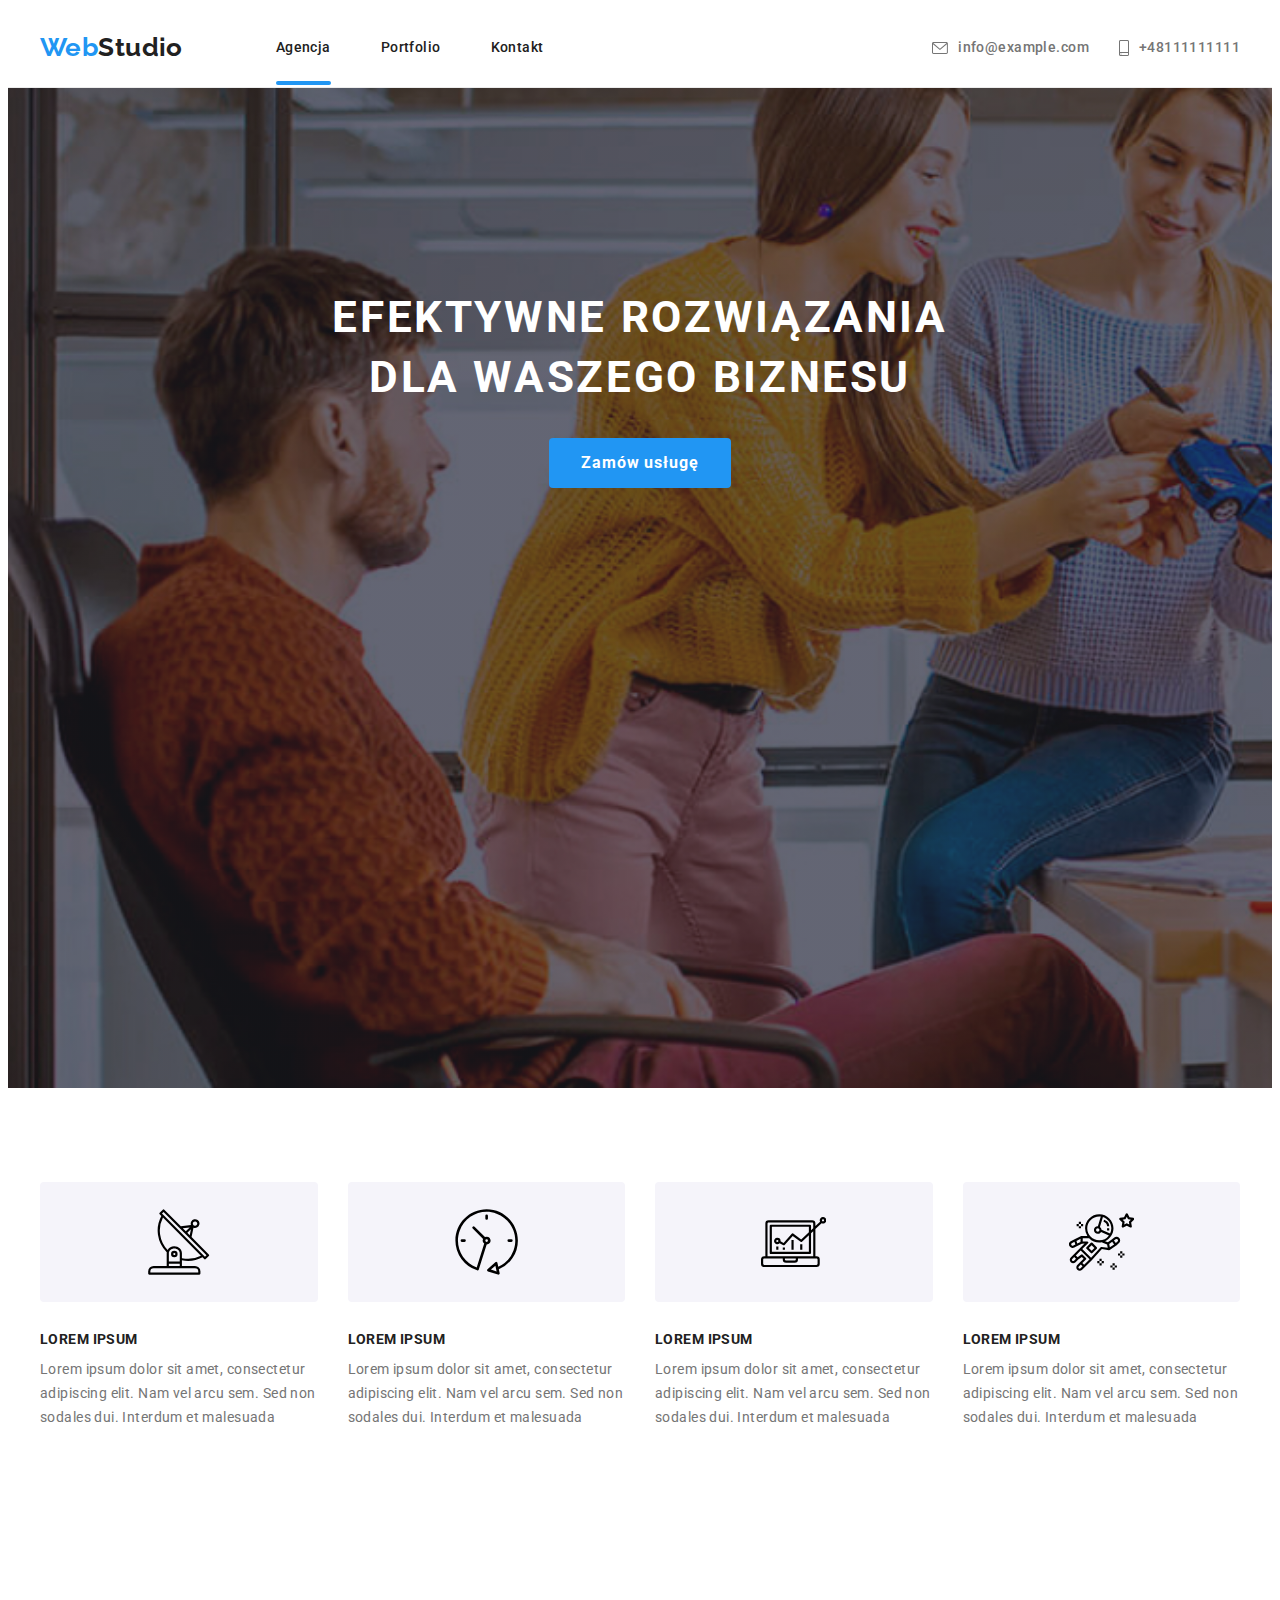
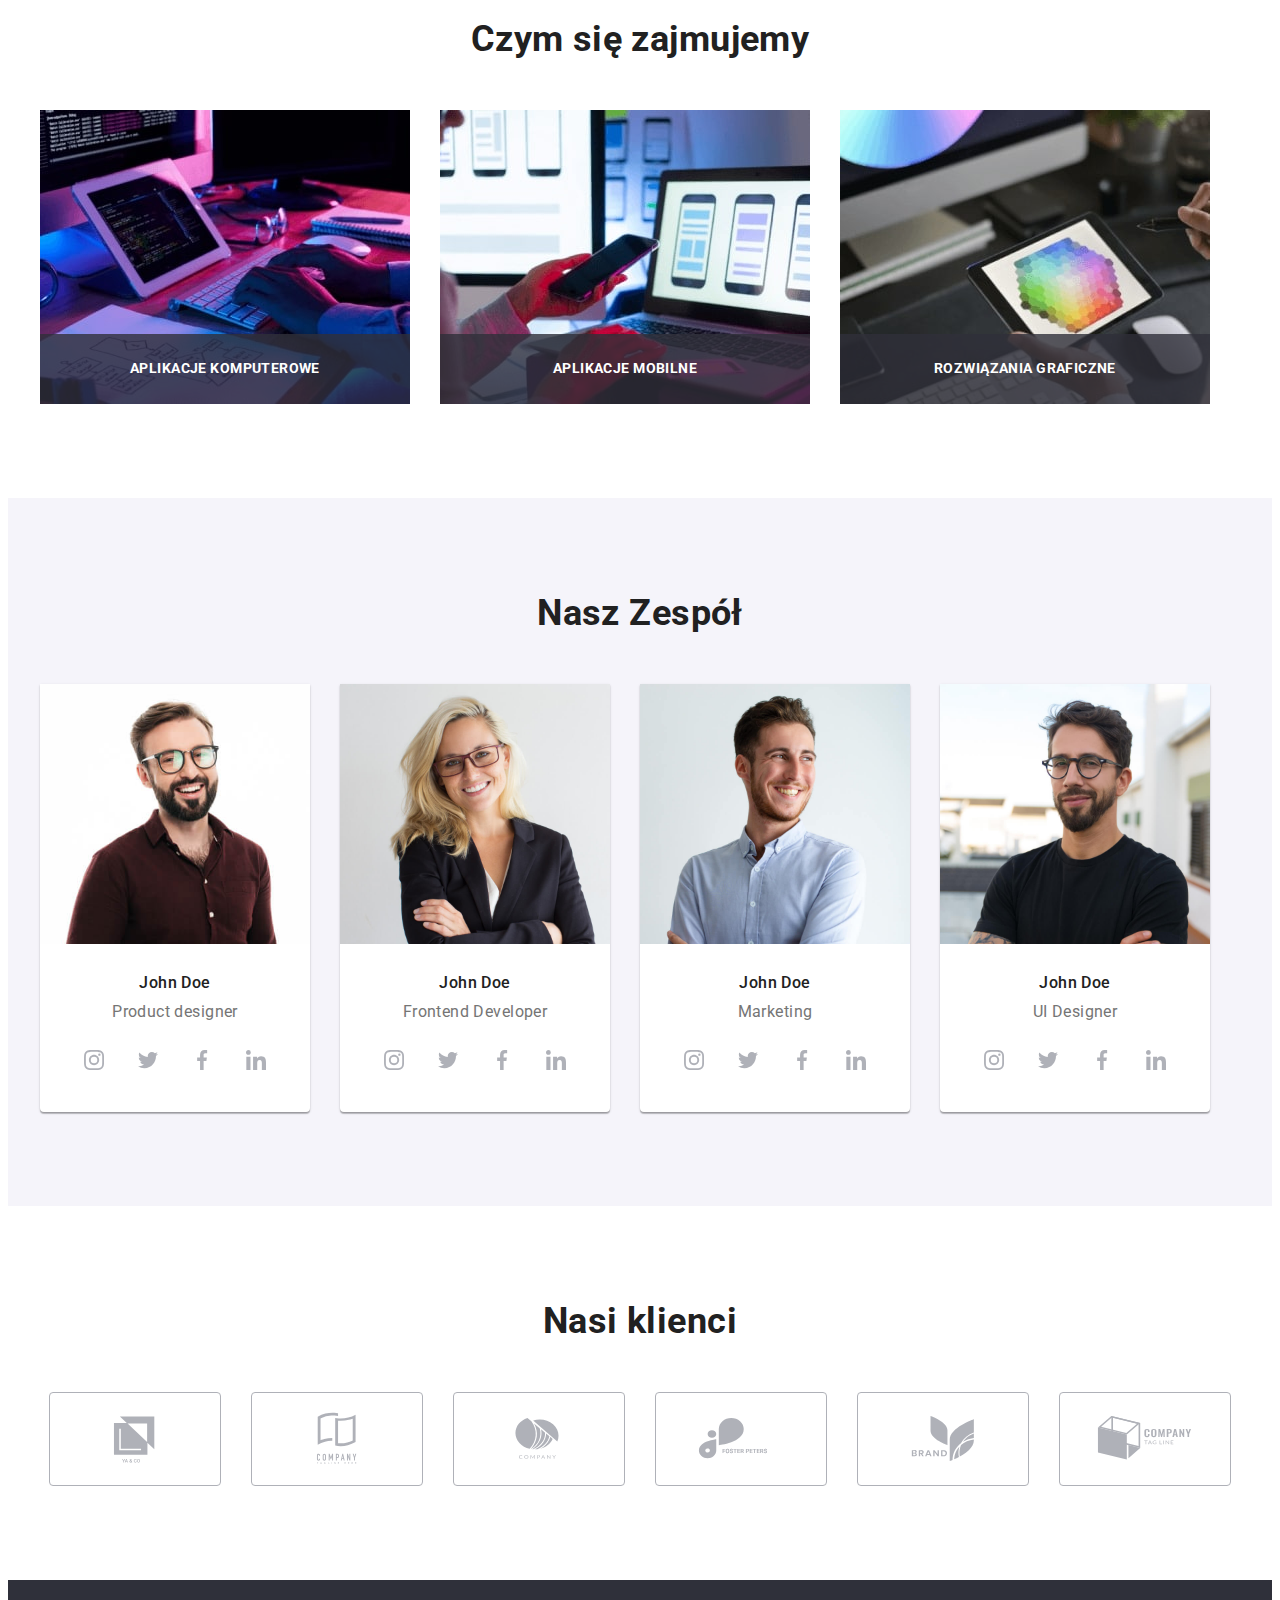
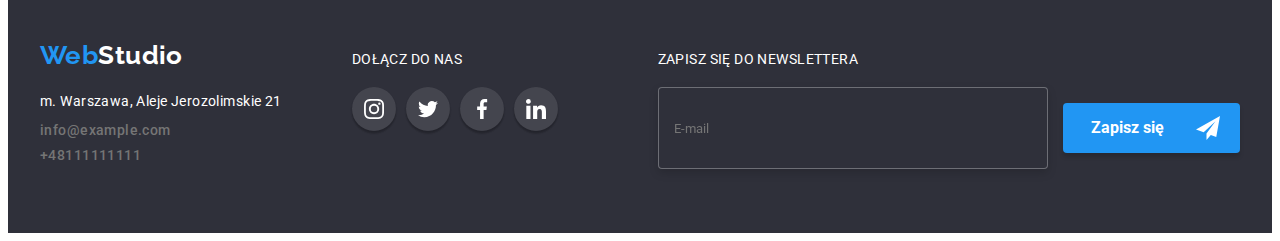
<file: index.html>
<!DOCTYPE html>
<html lang="en">
  <head>
    <meta charset="UTF-8" />
    <meta http-equiv="X-UA-Compatible" content="IE=edge" />
    <meta name="viewport" content="width=device-width, initial-scale=1.0" />

    <title>Studio</title>
    <link rel="preconnect" href="https://fonts.googleapis.com" />
    <link rel="preconnect" href="https://fonts.gstatic.com" crossorigin />
    <link
      href="https://fonts.googleapis.com/css2?family=Raleway:wght@700&display=swap"
      rel="stylesheet"
    />
    <link rel="preconnect" href="https://fonts.googleapis.com" />
    <link rel="preconnect" href="https://fonts.gstatic.com" crossorigin />
    <link
      href="https://fonts.googleapis.com/css2?family=Roboto:wght@400;500;700;900&display=swap"
      rel="stylesheet"
    />
    <link
      rel="stylesheet"
      href="https://cdnjs.cloudflare.com/ajax/libs/modern-normalize/1.1.0/modern-normalize.min.css"
      integrity="sha512-wpPYUAdjBVSE4KJnH1VR1HeZfpl1ub8YT/NKx4PuQ5NmX2tKuGu6U/JRp5y+Y8XG2tV+wKQpNHVUX03MfMFn9Q=="
      crossorigin="anonymous"
      referrerpolicy="no-referrer"
    />
    <link rel="stylesheet" href="css/main.min.css" />
  </head>
  <body>
    <header class="header">
      <div class="container header__container">
        <nav class="header__nav">
          <div class="header__logo">
            <a class="header__logo-link" href="index.html">
              <span class="text__blue">Web</span>Studio</a
            >
          </div>
          <ul class="header__nav-list">
            <li>
              <a
                class="header__link header__link--active text__blue--hover"
                href="#"
                >Agencja</a
              >
            </li>
            <li>
              <a class="header__link text__blue--hover" href="portfolio.html"
                >Portfolio</a
              >
            </li>
            <li>
              <a class="header__link text__blue--hover" href="#">Kontakt</a>
            </li>
          </ul>
        </nav>

        <ul class="header__contact">
          <li class="header__contact-item">
            <a
              class="header__link text__grey text__blue--hover"
              href="mailto:info@example.com"
            >
              <svg width="16px" height="12px">
                <use href="images/icons.svg#icon-envelope"></use>
              </svg>
              info@example.com
            </a>
          </li>
          <li class="header__contact-item">
            <a
              class="header__link text__grey text__blue--hover"
              href="tel:+48111111111"
            >
              <svg width="10px" height="16px">
                <use href="images/icons.svg#icon-smartphone"></use>
              </svg>
              +48111111111
            </a>
          </li>
        </ul>
      </div>
    </header>

    <main>
      <section class="hero">
        <div class="container">
          <div>
            <h1 class="hero__text">
              Efektywne rozwiązania dla waszego biznesu
            </h1>

            <button type="button" class="hero__button" data-modal-open>
              Zamów usługę
            </button>
          </div>
        </div>
      </section>

      <section class="section">
        <div class="container">
          <ul class="loremipsum">
            <li>
              <div class="loremipsum__image">
                <svg width="65.32px" height="70px">
                  <use href="images/icons.svg#icon-antenna-1"></use>
                </svg>
              </div>

              <h3 class="loremipsum__text">LOREM IPSUM</h3>
              <p class="loremipsum__description">
                Lorem ipsum dolor sit amet, consectetur adipiscing elit. Nam vel
                arcu sem. Sed non sodales dui. Interdum et malesuada
              </p>
            </li>

            <li>
              <div class="loremipsum__image">
                <svg width="65.32px" height="70px">
                  <use href="images/icons.svg#icon-clock-1"></use>
                </svg>
              </div>
              <h3 class="loremipsum__text">LOREM IPSUM</h3>
              <p class="loremipsum__description">
                Lorem ipsum dolor sit amet, consectetur adipiscing elit. Nam vel
                arcu sem. Sed non sodales dui. Interdum et malesuada
              </p>
            </li>

            <li>
              <div class="loremipsum__image">
                <svg width="65.32px" height="70px">
                  <use href="images/icons.svg#icon-diagram-1"></use>
                </svg>
              </div>
              <h3 class="loremipsum__text">LOREM IPSUM</h3>
              <p class="loremipsum__description">
                Lorem ipsum dolor sit amet, consectetur adipiscing elit. Nam vel
                arcu sem. Sed non sodales dui. Interdum et malesuada
              </p>
            </li>

            <li>
              <div class="loremipsum__image">
                <svg width="65.32px" height="70px">
                  <use href="images/icons.svg#icon-astronaut-1"></use>
                </svg>
              </div>
              <h3 class="loremipsum__text">LOREM IPSUM</h3>
              <p class="loremipsum__description">
                Lorem ipsum dolor sit amet, consectetur adipiscing elit. Nam vel
                arcu sem. Sed non sodales dui. Interdum et malesuada
              </p>
            </li>
          </ul>
        </div>
      </section>

      <section class="section">
        <div class="container">
          <h2 class="text__h2">Czym się zajmujemy</h2>

          <ul class="service">
            <li class="service__list">
              <img
                src="images/workingontablet.jpg"
                alt="tabletwork"
                width="370"
                height="294"
              />
              <p class="service__content">APLIKACJE KOMPUTEROWE</p>
            </li>
            <li class="service__list">
              <img
                src="images/phonecustom.jpg"
                alt="screenwithphones "
                width="370"
                height="294"
              />
              <p class="service__content">APLIKACJE MOBILNE</p>
            </li>
            <li class="service__list">
              <img
                src="images/tabletwithpen.jpg"
                alt="tabletwithpen"
                width="370"
                height="294"
              />
              <p class="service__content">ROZWIĄZANIA GRAFICZNE</p>
            </li>
          </ul>
        </div>
      </section>

      <section class="team">
        <div class="container">
          <h2 class="text__h2">Nasz Zespół</h2>
          <ul class="team__list">
            <li class="team__item">
              <img
                src="images/johndoe.jpg"
                alt="product designer"
                width="270"
                height="260"
              />
              <div class="member">
                <h3 class="member__name">John Doe</h3>
                <p class="member__division">Product designer</p>
                <ul class="member__social-list">
                  <li class="member__social-item">
                    <a class="member__social-link" href="#">
                      <svg class="member__icon" width="20" height="20">
                        <use href="images/icons.svg#icon-instagram-2"></use>
                      </svg>
                    </a>
                  </li>
                  <li class="member__social-item">
                    <a class="member__social-link" href="#">
                      <svg class="member__icon" width="20" height="20">
                        <use href="images/icons.svg#icon-twitter-1"></use>
                      </svg>
                    </a>
                  </li>
                  <li class="member__social-item">
                    <a class="member__social-link" href="#">
                      <svg class="member__icon" width="20" height="20">
                        <use href="images/icons.svg#icon-facebook-1"></use>
                      </svg>
                    </a>
                  </li>
                  <li class="member__social-item">
                    <a class="member__social-link" href="#">
                      <svg class="member__icon" width="20" height="20">
                        <use href="images/icons.svg#icon-linkedin-1"></use>
                      </svg>
                    </a>
                  </li>
                </ul>
              </div>
            </li>

            <li class="team__item">
              <img
                src="images/frontenddeveloperavatar.jpg"
                alt="frontend developer"
                width="270"
                height="260"
              />
              <div class="member">
                <h3 class="member__name">John Doe</h3>
                <p class="member__division">Frontend Developer</p>
                <ul class="member__social-list">
                  <li class="member__social-item">
                    <a class="member__social-link" href="#">
                      <svg class="member__icon" width="20" height="20">
                        <use href="images/icons.svg#icon-instagram-2"></use>
                      </svg>
                    </a>
                  </li>
                  <li class="member__social-item">
                    <a class="member__social-link" href="#">
                      <svg class="member__icon" width="20" height="20">
                        <use href="images/icons.svg#icon-twitter-1"></use>
                      </svg>
                    </a>
                  </li>
                  <li class="member__social-item">
                    <a class="member__social-link" href="#">
                      <svg class="member__icon" width="20" height="20">
                        <use href="images/icons.svg#icon-facebook-1"></use>
                      </svg>
                    </a>
                  </li>
                  <li class="member__social-item">
                    <a class="member__social-link" href="#">
                      <svg class="member__icon" width="20" height="20">
                        <use href="images/icons.svg#icon-linkedin-1"></use>
                      </svg>
                    </a>
                  </li>
                </ul>
              </div>
            </li>

            <li class="team__item">
              <img
                src="images/johndoemarketing.jpg"
                alt="marketing"
                width="270"
                height="260"
              />
              <div class="member">
                <p class="member__name">John Doe</p>
                <p class="member__division">Marketing</p>
                <ul class="member__social-list">
                  <li class="member__social-item">
                    <a class="member__social-link" href="#">
                      <svg class="member__icon" width="20" height="20">
                        <use href="images/icons.svg#icon-instagram-2"></use>
                      </svg>
                    </a>
                  </li>
                  <li class="member__social-item">
                    <a class="member__social-link" href="#">
                      <svg class="member__icon" width="20" height="20">
                        <use href="images/icons.svg#icon-twitter-1"></use>
                      </svg>
                    </a>
                  </li>
                  <li class="member__social-item">
                    <a class="member__social-link" href="#">
                      <svg class="member__icon" width="20" height="20">
                        <use href="images/icons.svg#icon-facebook-1"></use>
                      </svg>
                    </a>
                  </li>
                  <li class="member__social-item">
                    <a class="member__social-link" href="#">
                      <svg class="member__icon" width="20" height="20">
                        <use href="images/icons.svg#icon-linkedin-1"></use>
                      </svg>
                    </a>
                  </li>
                </ul>
              </div>
            </li>

            <li class="team__item">
              <img
                src="images/johndoeui.jpg"
                alt="ui designer"
                width="270"
                height="260"
              />
              <div class="member">
                <p class="member__name">John Doe</p>
                <p class="member__division">UI Designer</p>
                <ul class="member__social-list">
                  <li class="member__social-item">
                    <a class="member__social-link" href="#">
                      <svg class="member__icon" width="20" height="20">
                        <use href="images/icons.svg#icon-instagram-2"></use>
                      </svg>
                    </a>
                  </li>
                  <li class="member__social-item">
                    <a class="member__social-link" href="#">
                      <svg class="member__icon" width="20" height="20">
                        <use href="images/icons.svg#icon-twitter-1"></use>
                      </svg>
                    </a>
                  </li>
                  <li class="member__social-item">
                    <a class="member__social-link" href="#">
                      <svg class="member__icon" width="20" height="20">
                        <use href="images/icons.svg#icon-facebook-1"></use>
                      </svg>
                    </a>
                  </li>
                  <li class="member__social-item">
                    <a class="member__social-link" href="#">
                      <svg class="member__icon" width="20" height="20">
                        <use href="images/icons.svg#icon-linkedin-1"></use>
                      </svg>
                    </a>
                  </li>
                </ul>
              </div>
            </li>
          </ul>
        </div>
      </section>

      <section class="section">
        <div class="container">
          <h2 class="text__h2">Nasi klienci</h2>
          <ul class="customer">
            <li>
              <a href="#" class="customer__link">
                <svg width="106px" height="60.04px">
                  <use href="images/icons.svg#icon-client1"></use>
                </svg>
              </a>
            </li>
            <li>
              <a href="#" class="customer__link">
                <svg width="106px" height="60.04px">
                  <use href="images/icons.svg#icon-client2"></use>
                </svg>
              </a>
            </li>
            <li>
              <a href="#" class="customer__link">
                <svg width="106px" height="60.04px">
                  <use href="images/icons.svg#icon-client3"></use>
                </svg>
              </a>
            </li>
            <li>
              <a href="#" class="customer__link">
                <svg width="106px" height="60.04px">
                  <use href="images/icons.svg#icon-client4"></use>
                </svg>
              </a>
            </li>
            <li>
              <a href="#" class="customer__link">
                <svg width="106px" height="60.04px">
                  <use href="images/icons.svg#icon-client5"></use>
                </svg>
              </a>
            </li>
            <li>
              <a href="#" class="customer__link">
                <svg width="106px" height="60.04px">
                  <use href="images/icons.svg#icon-client6"></use>
                </svg>
              </a>
            </li>
          </ul>
        </div>
      </section>
    </main>

    <footer class="footer">
      <div class="container footer__container">
        <div>
          <a class="footer__logo-link" href="index.html"
            ><span class="text__blue">Web</span>Studio</a
          >
          <p class="footer__adress footer__adress-nav">
            m. Warszawa, Aleje Jerozolimskie 21
          </p>
          <ul>
            <li class="footer__mail-list">
              <a
                class="footer__link text__grey text__blue--hover"
                href="mailto:info@example.com"
                >info@example.com</a
              >
            </li>
            <li class="footer__tel-list">
              <a
                class="footer__link text__grey text__blue--hover"
                href="tel:+48111111111"
                >+48111111111</a
              >
            </li>
          </ul>
        </div>
        <div class="footer__social-section">
          <p class="footer__social-text">DOŁĄCZ DO NAS</p>
          <ul class="footer__social-list">
            <li class="footer__social-grid">
              <a class="footer__social-link" href="#">
                <svg width="20" height="20">
                  <use href="images/icons.svg#icon-instagram-2"></use>
                </svg>
              </a>
            </li>
            <li class="footer__social-grid">
              <a class="footer__social-link" href="#">
                <svg width="20" height="20">
                  <use href="images/icons.svg#icon-twitter-1"></use>
                </svg>
              </a>
            </li>

            <li class="footer__social-grid">
              <a class="footer__social-link" href="#">
                <svg width="20" height="20">
                  <use href="images/icons.svg#icon-facebook-1"></use>
                </svg>
              </a>
            </li>
            <li class="footer__social-grid">
              <a class="footer__social-link" href="#">
                <svg width="20" height="20">
                  <use href="images/icons.svg#icon-linkedin-1"></use>
                </svg>
              </a>
            </li>
          </ul>
        </div>

        <form class="footer__form">
          <span class="footer__form-text">ZAPISZ SIĘ DO NEWSLETTERA</span>
          <label>
            <input
              class="footer__form-input"
              type="email-input"
              name="username"
              placeholder="E-mail"
            />
          </label>
          <button class="footer__button" type="">
            Zapisz się
            <svg class="footer__svg" width="24" height="24">
              <use
                class="footer__icon"
                href="images/icons.svg#icon-icon-send"
              ></use>
            </svg>
          </button>
        </form>
      </div>
    </footer>
    <div class="backdrop is-hidden" data-modal>
      <div class="modal">
        <button type="button" class="modal__main-button" data-modal-close>
          <svg class="modal__svg" width="11" height="11">
            <use href="images/icons.svg#icon-Vector"></use>
          </svg>
        </button>
        <form name="signup_form" autocomplete="on" novalidate>
          <p class="modal__main-text">Zostaw swoje dane w formularzu poniżej</p>

          <label class="modal__label">
            <span class="modal__text">Imię</span>
            <svg class="modal__label-svg" width="18" height="18">
              <use
                class="modal__icon"
                href="images/icons.svg#icon-person"
              ></use>
            </svg>
            <input class="modal__holder" type="name" name="Imię" />
          </label>

          <label class="modal__label">
            <span class="modal__text">Telefon</span>
            <svg class="modal__label-svg" width="18" height="18">
              <use class="modal__icon" href="images/icons.svg#icon-phone"></use>
            </svg>
            <input class="modal__holder" type="telephone" name="Telefon" />
          </label>
          <label class="modal__label">
            <span class="modal__text">Email</span>
            <svg class="modal__label-svg" width="18" height="18">
              <use class="modal__icon" href="images/icons.svg#icon-mail"></use>
            </svg>
            <input class="modal__holder" type="password" name="password" />
          </label>
          <label class="modal__label-area">
            Komentarz
            <textarea
              class="modal__text-area"
              name="feedback"
              rows=""
              placeholder="Wprowadź tekst"
            ></textarea>
          </label>
          <label class="check option">
            <input class="check__input" type="checkbox" />
            <span class="check__box"></span>
            Oświadczam iż akceptuję
            <span class="check__blue-text">Regulamin </span> i
            <span class="check__blue-text">Politykę Prywatności.</span>
          </label>

          <button class="modal__button" type="submit">Wyślij</button>
        </form>
      </div>
    </div>
    <script src="js/modal.js"></script>
  </body>
</html>
</file>
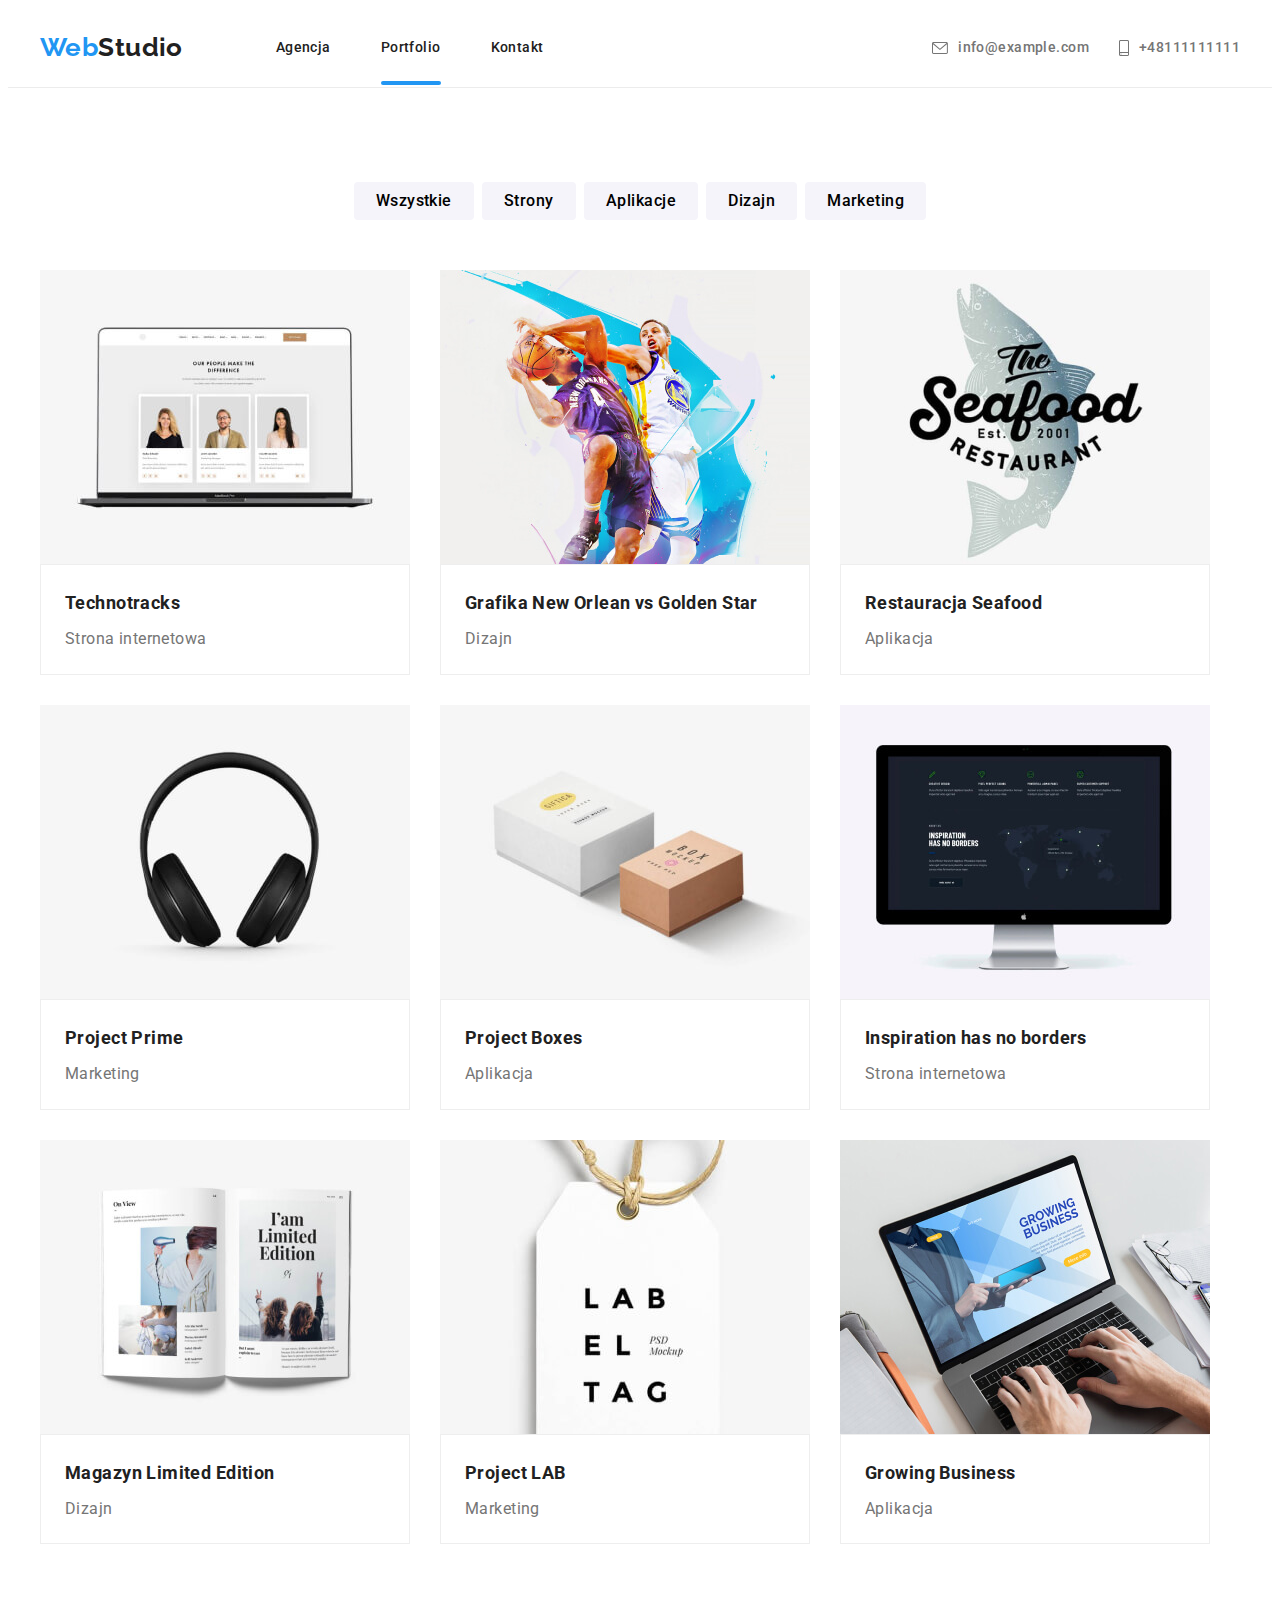
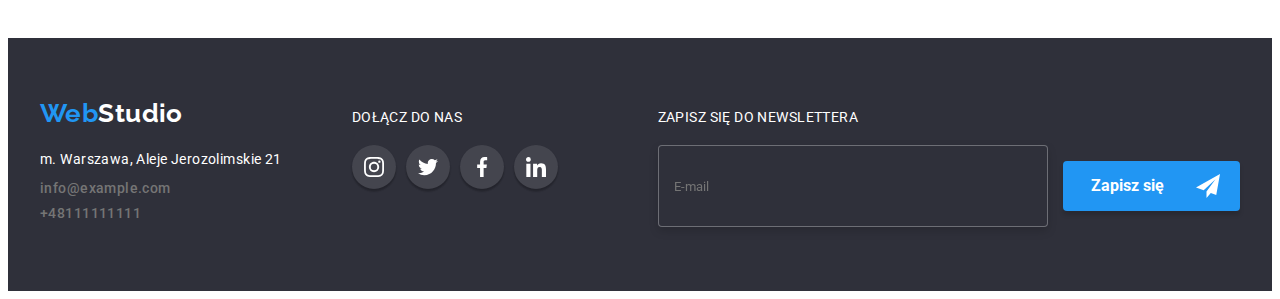
<file: portfolio.html>
<!DOCTYPE html>
<html lang="en">
  <head>
    <meta charset="UTF-8" />
    <meta http-equiv="X-UA-Compatible" content="IE=edge" />
    <meta name="viewport" content="width=device-width, initial-scale=1.0" />

    <title>Studio</title>
    <link rel="preconnect" href="https://fonts.googleapis.com" />
    <link rel="preconnect" href="https://fonts.gstatic.com" crossorigin />
    <link
      href="https://fonts.googleapis.com/css2?family=Raleway:wght@700&display=swap"
      rel="stylesheet"
    />
    <link rel="preconnect" href="https://fonts.googleapis.com" />
    <link rel="preconnect" href="https://fonts.gstatic.com" crossorigin />
    <link
      href="https://fonts.googleapis.com/css2?family=Roboto:wght@400;500;700;900&display=swap"
      rel="stylesheet"
    />
    <link
      rel="stylesheet"
      href="https://cdnjs.cloudflare.com/ajax/libs/modern-normalize/1.1.0/modern-normalize.min.css"
      integrity="sha512-wpPYUAdjBVSE4KJnH1VR1HeZfpl1ub8YT/NKx4PuQ5NmX2tKuGu6U/JRp5y+Y8XG2tV+wKQpNHVUX03MfMFn9Q=="
      crossorigin="anonymous"
      referrerpolicy="no-referrer"
    />
    <link rel="stylesheet" href="css/main.min.css" />
  </head>
  <body>
    <header class="header">
      <div class="container header__container">
        <nav class="header__nav">
          <div class="header__logo">
            <a class="header__logo-link" href="index.html">
              <span class="text__blue">Web</span>Studio</a
            >
          </div>
          <ul class="header__nav-list">
            <li>
              <a class="header__link text__blue--hover" href="#">Agencja</a>
            </li>
            <li>
              <a
                class="header__link header__link--active text__blue--hover"
                href="portfolio.html"
                >Portfolio</a
              >
            </li>
            <li>
              <a class="header__link text__blue--hover" href="#">Kontakt</a>
            </li>
          </ul>
        </nav>

        <ul class="header__contact">
          <li class="header__contact-item">
            <a
              class="header__link text__grey text__blue--hover"
              href="mailto:info@example.com"
            >
              <svg width="16px" height="12px">
                <use href="images/icons.svg#icon-envelope"></use>
              </svg>
              info@example.com
            </a>
          </li>
          <li class="header__contact-item">
            <a
              class="header__link text__grey text__blue--hover"
              href="tel:+48111111111"
            >
              <svg width="10px" height="16px">
                <use href="images/icons.svg#icon-smartphone"></use>
              </svg>
              +48111111111
            </a>
          </li>
        </ul>
      </div>
    </header>

    <main>
      <section class="section">
        <div class="container">
          <ul class="buttons">
            <li class="buttons__item">
              <button type="button" class="buttons__btn">Wszystkie</button>
            </li>
            <li class="buttons__item">
              <button type="button" class="buttons__btn">Strony</button>
            </li>
            <li class="buttons__item">
              <button type="button" class="buttons__btn">Aplikacje</button>
            </li>
            <li class="buttons__item">
              <button type="button" class="buttons__btn">Dizajn</button>
            </li>
            <li class="buttons__item">
              <button type="button" class="buttons__btn">Marketing</button>
            </li>
          </ul>
          <ul class="project">
            <li>
              <a class="project__link" href="#">
                <div class="project__img">
                  <p class="project__hover-text">
                    Technocrack jest popularną platformą wykorzystywaną do
                    rozpowszechniania koronawirusa. Firmy wykorzystują tę
                    platformę do celów szpiegowskich i ataków na
                    niezabezpieczone serwery konkurencji
                  </p>
                  <img
                    src="images/technocracks.jpg"
                    alt="webpage"
                    width="370"
                    height="294"
                  />
                </div>
                <div class="project__content">
                  <p class="project__title">Technotracks</p>
                  <p class="project__description">Strona internetowa</p>
                </div>
              </a>
            </li>
            <li>
              <a class="project__link" href="#">
                <div class="project__img">
                  <p class="project__hover-text">
                    Technocrack jest popularną platformą wykorzystywaną do
                    rozpowszechniania koronawirusa. Firmy wykorzystują tę
                    platformę do celów szpiegowskich i ataków na
                    niezabezpieczone serwery konkurencji
                  </p>
                  <img
                    src="images/neworleansvs.jpg"
                    alt="basketballmatch"
                    width="370"
                    height="294"
                  />
                </div>
                <div class="project__content">
                  <p class="project__title">
                    Grafika New Orlean vs Golden Star
                  </p>
                  <p class="project__description">Dizajn</p>
                </div>
              </a>
            </li>
            <li>
              <a class="project__link" href="#">
                <div class="project__img">
                  <p class="project__hover-text">
                    Technocrack jest popularną platformą wykorzystywaną do
                    rozpowszechniania koronawirusa. Firmy wykorzystują tę
                    platformę do celów szpiegowskich i ataków na
                    niezabezpieczone serwery konkurencji
                  </p>
                  <img
                    src="images/seafoodrest.jpg"
                    alt="seafoodlogotype"
                    width="370"
                    height="294"
                  />
                </div>
                <div class="project__content">
                  <p class="project__title">Restauracja Seafood</p>
                  <p class="project__description">Aplikacja</p>
                </div>
              </a>
            </li>
            <li>
              <a class="project__link" href="#">
                <div class="project__img">
                  <p class="project__hover-text">
                    Technocrack jest popularną platformą wykorzystywaną do
                    rozpowszechniania koronawirusa. Firmy wykorzystują tę
                    platformę do celów szpiegowskich i ataków na
                    niezabezpieczone serwery konkurencji
                  </p>
                  <img
                    src="images/projectprime.jpg"
                    alt="headphonespicture"
                    width="370"
                    height="294"
                  />
                </div>
                <div class="project__content">
                  <p class="project__title">Project Prime</p>
                  <p class="project__description">Marketing</p>
                </div>
              </a>
            </li>
            <li>
              <a class="project__link" href="#">
                <div class="project__img">
                  <p class="project__hover-text">
                    Technocrack jest popularną platformą wykorzystywaną do
                    rozpowszechniania koronawirusa. Firmy wykorzystują tę
                    platformę do celów szpiegowskich i ataków na
                    niezabezpieczone serwery konkurencji
                  </p>
                  <img
                    src="images/projectboxes.jpg"
                    alt="twodiffboxes"
                    width="370"
                    height="294"
                  />
                </div>
                <div class="project__content">
                  <p class="project__title">Project Boxes</p>
                  <p class="project__description">Aplikacja</p>
                </div>
              </a>
            </li>

            <li>
              <a class="project__link" href="#">
                <div class="project__img">
                  <p class="project__hover-text">
                    Technocrack jest popularną platformą wykorzystywaną do
                    rozpowszechniania koronawirusa. Firmy wykorzystują tę
                    platformę do celów szpiegowskich i ataków na
                    niezabezpieczone serwery konkurencji
                  </p>
                  <img
                    src="images/inspirationhas.jpg"
                    alt="darthemeondesktop"
                    width="370"
                    height="294"
                  />
                </div>
                <div class="project__content">
                  <p class="project__title">Inspiration has no borders</p>
                  <p class="project__description">Strona internetowa</p>
                </div>
              </a>
            </li>
            <li>
              <a class="project__link" href="#">
                <div class="project__img">
                  <p class="project__hover-text">
                    Technocrack jest popularną platformą wykorzystywaną do
                    rozpowszechniania koronawirusa. Firmy wykorzystują tę
                    platformę do celów szpiegowskich i ataków na
                    niezabezpieczone serwery konkurencji
                  </p>
                  <img
                    src="images/magazynlimited.jpg"
                    alt="openmagazine"
                    width="370"
                    height="294"
                  />
                </div>
                <div class="project__content">
                  <p class="project__title">Magazyn Limited Edition</p>
                  <p class="project__description">Dizajn</p>
                </div>
              </a>
            </li>
            <li>
              <a class="project__link" href="#">
                <div class="project__img">
                  <p class="project__hover-text">
                    Technocrack jest popularną platformą wykorzystywaną do
                    rozpowszechniania koronawirusa. Firmy wykorzystują tę
                    platformę do celów szpiegowskich i ataków na
                    niezabezpieczone serwery konkurencji
                  </p>
                  <img
                    src="images/projectlab.jpg"
                    alt="labeltag"
                    width="370"
                    height="294"
                  />
                </div>
                <div class="project__content">
                  <p class="project__title">Project LAB</p>
                  <p class="project__description">Marketing</p>
                </div>
              </a>
            </li>
            <li>
              <a class="project__link" href="#">
                <div class="project__img">
                  <p class="project__hover-text">
                    Technocrack jest popularną platformą wykorzystywaną do
                    rozpowszechniania koronawirusa. Firmy wykorzystują tę
                    platformę do celów szpiegowskich i ataków na
                    niezabezpieczone serwery konkurencji
                  </p>
                  <img
                    src="images/growingbusiness.jpg"
                    alt="growingbusinesspageonlaptop"
                    width="370"
                    height="294"
                  />
                </div>
                <div class="project__content">
                  <p class="project__title">Growing Business</p>
                  <p class="project__description">Aplikacja</p>
                </div>
              </a>
            </li>
          </ul>
        </div>
      </section>
    </main>

    <footer class="footer">
      <div class="container footer__container">
        <div>
          <a class="footer__logo-link" href="index.html"
            ><span class="text__blue">Web</span>Studio</a
          >
          <p class="footer__adress footer__adress-nav">
            m. Warszawa, Aleje Jerozolimskie 21
          </p>
          <ul>
            <li class="footer__mail-list">
              <a
                class="footer__link text__grey text__blue--hover"
                href="mailto:info@example.com"
                >info@example.com</a
              >
            </li>
            <li class="footer__tel-list">
              <a
                class="footer__link text__grey text__blue--hover"
                href="tel:+48111111111"
                >+48111111111</a
              >
            </li>
          </ul>
        </div>
        <div class="footer__social-section">
          <p class="footer__social-text">DOŁĄCZ DO NAS</p>
          <ul class="footer__social-list">
            <li class="footer__social-grid">
              <a class="footer__social-link" href="#">
                <svg width="20" height="20">
                  <use href="images/icons.svg#icon-instagram-2"></use>
                </svg>
              </a>
            </li>
            <li class="footer__social-grid">
              <a class="footer__social-link" href="#">
                <svg width="20" height="20">
                  <use href="images/icons.svg#icon-twitter-1"></use>
                </svg>
              </a>
            </li>

            <li class="footer__social-grid">
              <a class="footer__social-link" href="#">
                <svg width="20" height="20">
                  <use href="images/icons.svg#icon-facebook-1"></use>
                </svg>
              </a>
            </li>
            <li class="footer__social-grid">
              <a class="footer__social-link" href="#">
                <svg width="20" height="20">
                  <use href="images/icons.svg#icon-linkedin-1"></use>
                </svg>
              </a>
            </li>
          </ul>
        </div>

        <form class="footer__form">
          <span class="footer__form-text">ZAPISZ SIĘ DO NEWSLETTERA</span>
          <label>
            <input
              class="footer__form-input"
              type="email-input"
              name="username"
              placeholder="E-mail"
            />
          </label>
          <button class="footer__button" type="">
            Zapisz się
            <svg class="footer__svg" width="24" height="24">
              <use
                class="footer__icon"
                href="images/icons.svg#icon-icon-send"
              ></use>
            </svg>
          </button>
        </form>
      </div>
    </footer>
  </body>
</html>
</file>
<file: css/main.min.css>
.text__blue{color:var(--main-color)}.text__blue--hover:hover,.text__blue--hover:focus,.text__blue--hover:active{color:var(--main-color)}.text__h2{font-size:36px;font-weight:700;line-height:1.17;text-align:center;margin-bottom:50px}.highlight{color:var(--nineth-color)}.highlightwhite{color:var(--fourth-color)}:root{--main-color: #2196f3;--secondary-color: white;--third-color: #757575;--fourth-color: #ffffff;--fifth-color: #212121;--sixth-color: #f5f4fa;--seventh-color: #2f303a;--eighth-color: #e5e5e5;--nineth-color: #000000;--tenth-color: black;--border-color: #eeeeee;--headerborder-color: #ececec;--font-roboto: "Roboto", sans-serif}.section{padding-top:94px;padding-bottom:94px}.container{padding:0 15px;width:1200px;margin:0 auto}.is-hidden{pointer-events:none;visibility:hidden;opacity:0}ul{list-style-type:none;padding:0;margin:0}body{font-family:var(--font-roboto);color:var(--fifth-color);letter-spacing:.03em;font-size:14px}h1,h2,h3,h4,h5,h6,p{margin:0}img{display:block;max-width:100%;height:auto}.option{position:relative;display:flex;gap:7px;justify-content:center}.portoflio{color:var(--main-color);font-weight:500;font-size:14px;line-height:1.71;letter-spacing:.02em}.backround-ourteam{background-color:#f5f4fa}.our-customers{text-align:center;font-weight:700}.project{display:flex;gap:30px;flex-wrap:wrap}.project__title{color:var(--fifth-color);font-weight:700;font-size:18px;line-height:2;padding-bottom:4px}.project__description{color:var(--third-color);font-size:16px;line-height:1.8}.project__img{position:relative;overflow:hidden}.project__hover-text{position:absolute;width:100%;height:100%;transform:translateY(100%);background:rgba(33,150,243,.9);transition:transform 250ms cubic-bezier(0.4, 0, 0.2, 1);padding:49px 45px 49px 29px;font-weight:400;font-size:18px;line-height:28px;color:#fff;letter-spacing:.03em}.project__link{display:block;-webkit-text-decoration-line:none;text-decoration-line:none;transition:box-shadow 250ms cubic-bezier(0.4, 0, 0.2, 1)}.project__content{border:1px solid var(--border-color);padding:20px 24px}.project__link:hover .project__hover-text,.project__link:focus .project__hover-text{transform:translateY(0%)}.project__link:hover,.project__link:focus{box-shadow:0px 1px 1px rgba(0,0,0,.12),0px 4px 4px rgba(0,0,0,.06),1px 4px 6px rgba(0,0,0,.16)}.hero{background:var(--seventh-color);background-image:linear-gradient(rgba(47, 48, 58, 0.4), rgba(47, 48, 58, 0.4)),url(../images/mainhtml.jpg);background-size:cover;max-width:1600px;height:600px;margin:0 auto;padding-top:200px;padding-bottom:200px;text-align:center}.hero__text{font-size:44px;color:var(--secondary-color);line-height:1.36;letter-spacing:.06em;text-transform:uppercase;width:696px;margin:0 auto;margin-bottom:30px}.hero__button{background-color:var(--main-color);font-size:16px;font-weight:700;color:var(--secondary-color);line-height:1.88;letter-spacing:.06em;border:none;border-radius:4px;padding:10px 32px;cursor:pointer;font-family:inherit}.team{padding-top:94px;padding-bottom:94px;background-color:var(--sixth-color)}.team__item{background-color:var(--fourth-color);box-shadow:0px 1px 3px rgba(0,0,0,.12),0px 1px 1px rgba(0,0,0,.14),0px 2px 1px rgba(0,0,0,.2);border-radius:0px 0px 4px 4px}.team__list{display:flex;gap:30px}.buttons{justify-content:center;margin-bottom:50px;display:flex}.buttons__btn{font-family:"Roboto",sans-serif;font-weight:500;font-size:16px;line-height:1.6;background-color:var(--sixth-color);border:none;letter-spacing:.03em;cursor:pointer;font-family:inherit;border-radius:4px;padding:6px 22px;transition:color 250ms cubic-bezier(0.4, 0, 0.2, 1),box-shadow 250ms cubic-bezier(0.4, 0, 0.2, 1),background-color 250ms cubic-bezier(0.4, 0, 0.2, 1)}.buttons__item:not(:last-child){margin-right:8px}.buttons__item :last-child{margin-right:0}.buttons__btn:hover,.buttons__btn:focus{background-color:var(--main-color);color:var(--secondary-color);box-shadow:0px 3px 1px rgba(0,0,0,.1),0px 1px 2px rgba(0,0,0,.08),0px 2px 2px rgba(0,0,0,.12)}.member{text-align:center;padding:30px 0}.member__name{font-weight:500;font-size:16px;line-height:1.18;margin-bottom:10px}.member__division{font-size:16px;line-height:1.18;color:var(--third-color);margin-bottom:16px}.member__social-list{display:flex;align-items:center;justify-content:center;gap:10px}.member__social-link{display:flex;width:44px;height:44px;border-radius:50%;align-items:center;justify-content:center;color:#afb1b8;transition:color 250ms cubic-bezier(0.4, 0, 0.2, 1),background-color 250ms cubic-bezier(0.4, 0, 0.2, 1)}.member__icon{fill:currentColor}.member__social-link:hover{background-color:var(--main-color);color:#fff}.member__social-link:hover svg{transition:fill 250ms cubic-bezier(0.4, 0, 0.2, 1)}.modal{width:100%;position:absolute;width:528px;height:581px;left:50%;padding:40px;top:50%;background:#fff;box-shadow:0px 1px 3px rgba(0,0,0,.12),0px 1px 1px rgba(0,0,0,.14),0px 2px 1px rgba(0,0,0,.2);border-radius:4px;transform:translateX(-50%) translateY(-50%)}.modal__main-button{position:absolute;width:18px;height:18px;top:8px;right:8px;background:#fff;border:1px solid rgba(0,0,0,.1);cursor:pointer;border-radius:50px;filter:drop-shadow(0px 4px 4px rgba(0, 0, 0, 0.25))}.modal__button{background-color:var(--main-color);font-size:16px;color:var(--secondary-color);box-shadow:0px 4px 4px rgba(0,0,0,.15);line-height:1.88;letter-spacing:.06em;border:none;border-radius:4px;padding:10px 76px 10px 76px;cursor:pointer;font-family:inherit;display:block;margin:0 auto;margin-top:30px}.modal__main-text{font-weight:700;font-size:20px;line-height:23.44px;text-align:center;letter-spacing:.03em;margin-bottom:12px;color:#212121}.modal__svg{position:absolute;top:2px;right:2px}.modal__icon{position:absolute}.modal__holder{width:100%;height:40px;border:1px solid rgba(33,33,33,.2);border-radius:4px;padding-left:42px;cursor:pointer;transition:border-color 250ms,cubic-bezier(0.4, 0, 0.2, 1)}.modal__text-area{width:100%;height:120px;resize:none;padding:15px 16px;cursor:pointer;border-radius:4px;transition:border-color 250ms;border:1px solid rgba(33,33,33,.2)}.modal__label{position:relative;display:block;margin-bottom:10px}.modal__label-svg{position:absolute;top:50%;left:13px;transition:fill 250ms}.modal__label-area{font-weight:400;font-size:12px;line-height:14px;color:#757575}.modal__text{font-weight:400;font-size:12px;line-height:14px;margin-bottom:4px;display:block;letter-spacing:.01em;color:#757575}.backdrop{background:rgba(0,0,0,.2);width:100%;height:100%;left:0;top:0;position:fixed;transition:opacity 250ms cubic-bezier(0.4, 0, 0.2, 1),visibility 250ms cubic-bezier(0.4, 0, 0.2, 1)}.modal__icon:hover,.modal__icon:focus{border-color:var(--main-color);outline:var(--main-color);fill:var(--main-color);transition:fill 250ms cubic-bezier(0.4, 0, 0.2, 1)}.modal__text-area:hover,.modal__text-area:focus{border-color:var(--main-color);outline:rgba(0,0,0,0)}.modal__label:has(.modal__holder:focus) .modal__label-svg{fill:var(--main-color)}.modal__holder:focus,.modal__text-area:focus{outline-color:var(--main-color)}.modal__label:hover .modal__holder{border-color:var(--main-color);outline-color:var(--main-color)}.modal__label:hover .modal__label-svg{fill:var(--main-color)}.modal__label:has(.modal__holder:focus) .modal__label-svg{fill:var(--main-color)}.header{border-bottom:1px solid var(--headerborder-color)}.header__container{display:flex;align-items:center}.header__nav{text-decoration:none;font-size:14px;line-height:1.17;display:flex;align-items:center}.header__nav-list{display:flex;gap:50px}.header__logo{margin-right:93px;padding-top:24px;padding-bottom:25px}.header__logo-link{color:var(--fifth-color);font-size:26px;font-family:"Raleway",sans-serif;text-decoration:none;font-weight:700}.header__link--active{position:relative}.header__link--active::after{content:"";position:absolute;width:100%;left:0;height:4px;bottom:-29px;background:#2196f3;border-radius:2px}.header__contact{display:flex;gap:30px;margin-left:auto}.header__contact-item{display:flex}.header__link{text-decoration:none;color:var(--fifth-color);font-weight:500;font-size:14px;line-height:1.14;display:flex;align-items:center;transition:color 250ms cubic-bezier(0.4, 0, 0.2, 1)}.header__link svg{margin-right:10px;fill:currentColor;transition:fill 250ms cubic-bezier(0.4, 0, 0.2, 1)}.text__grey{color:var(--third-color)}.footer{background:var(--seventh-color);padding:60px 0}.footer__container{display:flex;align-items:baseline}.footer__adress{color:var(--fourth-color);font-size:14px;line-height:1.71}.footer__adress-nav{padding-top:20px;padding-bottom:9px}.footer__mail-list{padding-bottom:9px}.footer__tel-list{padding-bottom:9px}.footer__social-section{margin-left:70px}.footer__social-list{display:flex;margin-top:20px}.footer__social-text{color:var(--fourth-color);font-weight:700px}.footer__social-link{display:flex;border-radius:50%;width:44px;height:44px;align-items:center;justify-content:center;background:rgba(255,255,255,.1);transition:background-color 250ms cubic-bezier(0.4, 0, 0.2, 1);box-shadow:0px 3px 1px rgba(0,0,0,.1),0px 1px 2px rgba(0,0,0,.08),0px 2px 2px rgba(0,0,0,.12)}.footer__button{position:relative;background-color:var(--main-color);border-radius:4px;box-shadow:0px 4px 4px rgba(0,0,0,.15);max-width:200px;max-height:50px;color:#fff;padding:10px 76px 10px 28px;font-family:"Roboto";font-style:normal;font-weight:700;font-size:16px;line-height:30px;cursor:pointer;border:none;margin-left:12px}.footer__social-link svg{fill:var(--fourth-color)}.footer__social-grid{margin-right:10px}.footer__form{margin-left:auto}.footer__form-input{width:358px;background-color:#2f303a;border:1px solid rgba(255,255,255,.3);filter:drop-shadow(0px 4px 4px rgba(0, 0, 0, 0.15));border-radius:4px;padding:15px;height:50px;font-family:inherit;color:var(--fourth-color)}.footer__form-text{display:block;color:var(--fourth-color);font-weight:700px;margin-bottom:20px}.footer__icon{fill:var(--fourth-color)}.footer__svg{position:absolute;transform:translateY(-50%);right:20px;top:50%;bottom:13px}.footer__logo-link{color:var(--secondary-color);font-size:26px;font-family:"Raleway",sans-serif;text-decoration:none;font-weight:700}.footer__link{text-decoration:none;color:var(--fifth-color);font-weight:500;font-size:14px;line-height:1.14;display:flex;align-items:center;transition:color 250ms cubic-bezier(0.4, 0, 0.2, 1)}.footer__social-grid:last-child{margin-right:0}.footer__social-link:hover,.footer__social-link:focus{background-color:var(--main-color);box-shadow:0px 3px 1px rgba(0,0,0,.1),0px 1px 2px rgba(0,0,0,.08),0px 2px 2px rgba(0,0,0,.12)}.footer__button:hover,.footer__button:focus{transition:color 250ms cubic-bezier(0.4, 0, 0.2, 1)}.text__grey{color:var(--third-color)}.check{padding-left:2.2em;margin-top:20px}.check__input{position:absolute;width:1px;height:1px;margin:-1px}.check__box{position:absolute;top:0;left:8px;width:15px;height:15px;overflow:hidden;border-radius:.05em;background-color:#fff;background-repeat:no-repeat;background-position:50% 50%;box-shadow:0 0 0 .1em #4a90e2}.check__blue-text{color:var(--main-color);cursor:pointer}.check__input:checked+.check__box{background-color:#4a90e2;background-image:url("data:image/svg+xml;charset=utf8,%3Csvg width='16' height='15' viewBox='0 0 16 15' fill='none' xmlns='http://www.w3.org/2000/svg'%3E%3Crect width='16' height='15' rx='2' fill='%232196F3'/%3E%3Cpath d='M3.95703 7.75166L3.88825 7.68604L3.81923 7.75141L2.93123 8.59258L2.85486 8.66492L2.93097 8.73753L6.42671 12.0724L6.49574 12.1382L6.56476 12.0724L14.069 4.91352L14.1449 4.84116L14.069 4.76881L13.1873 3.92764L13.1183 3.86183L13.0493 3.92761L6.49577 10.1735L3.95703 7.75166Z' fill='white' stroke='white' stroke-width='0.2'/%3E%3C/svg%3E")}.check__input:focus+.check__box{box-shadow:0 0 0 .1em #4a90e2,0 0 0 .2em #7ed321}.check__input:disabled+.check__box{box-shadow:0 0 0 .1em #9b9b9b}.check__input:checked:disabled+.check__box{background-color:#9b9b9b}.check__blue-text:hover,.check__blue-text:focus{color:var(--main-color);transition:color 250ms cubic-bezier(0.4, 0, 0.2, 1)}.customer{display:flex;justify-content:center;gap:30px}.customer__link{display:flex;align-items:center;justify-content:center;border:1px solid currentColor;color:#afb1b8;border-radius:4px;width:170px;height:92px;transition:color 250ms cubic-bezier(0.4, 0, 0.2, 1)}.customer__link svg{fill:currentColor;transition:fill 250ms cubic-bezier(0.4, 0, 0.2, 1)}.customer__link:hover{color:var(--main-color)}.customer__link:hover svg,.customer__link:focus svg{fill:var(--main-color)}.service{display:flex;gap:30px}.service__list{position:relative}.service__content{font-weight:700;line-height:1.14;text-transform:uppercase;color:#fff;position:absolute;display:flex;text-align:center;justify-content:center;align-items:center;width:370px;height:70px;bottom:0;background:rgba(47,48,58,.8)}.contact{text-decoration:none;color:var(--third-color);font-size:14px;font-weight:500;line-height:1.17}.contact:hover{color:var(--main-color)}.loremipsum{display:flex;gap:30px}.loremipsum__image{display:flex;justify-content:center;align-items:center;background-color:#f5f4fa;height:120px;border-radius:4px}.loremipsum__text{font-weight:700;font-size:14px;line-height:1.14;margin-bottom:10px;margin-top:30px}.loremipsum__description{line-height:1.71;color:var(--third-color)}/*# sourceMappingURL=main.min.css.map */
</file>
